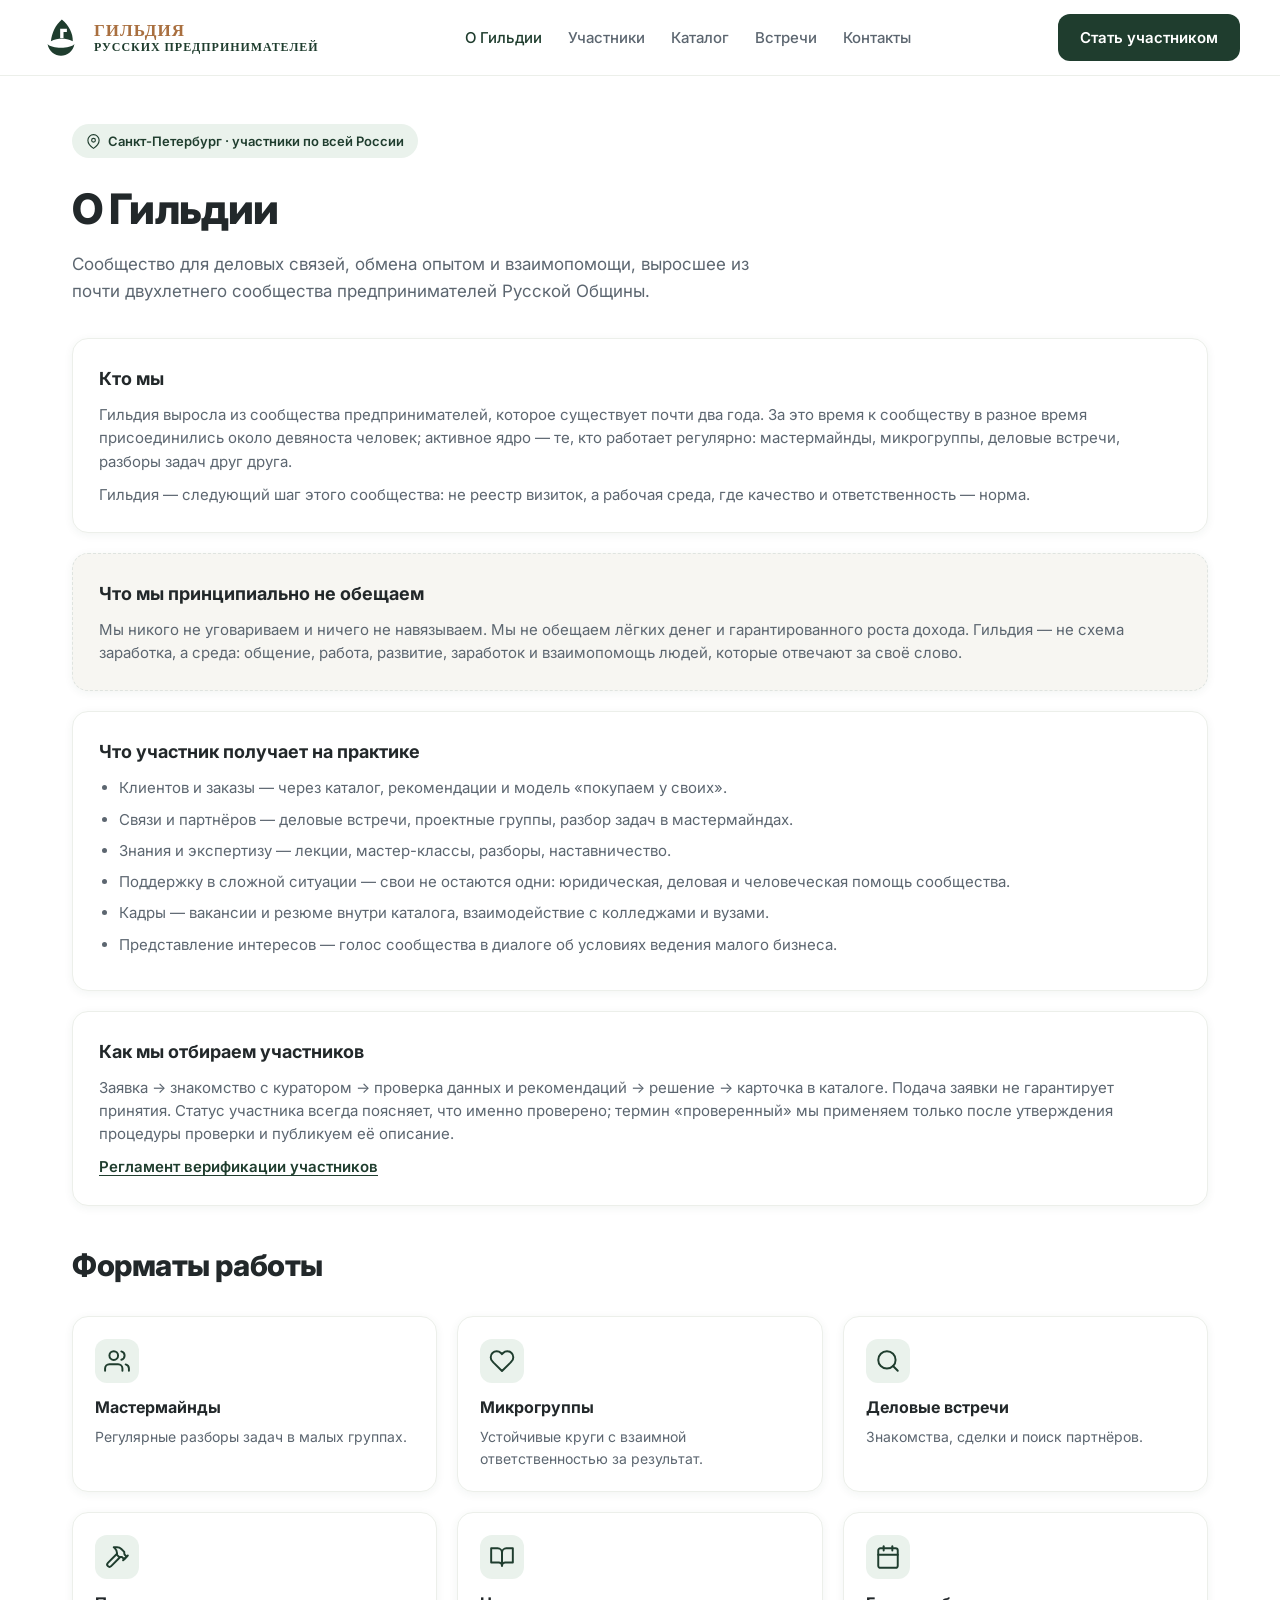
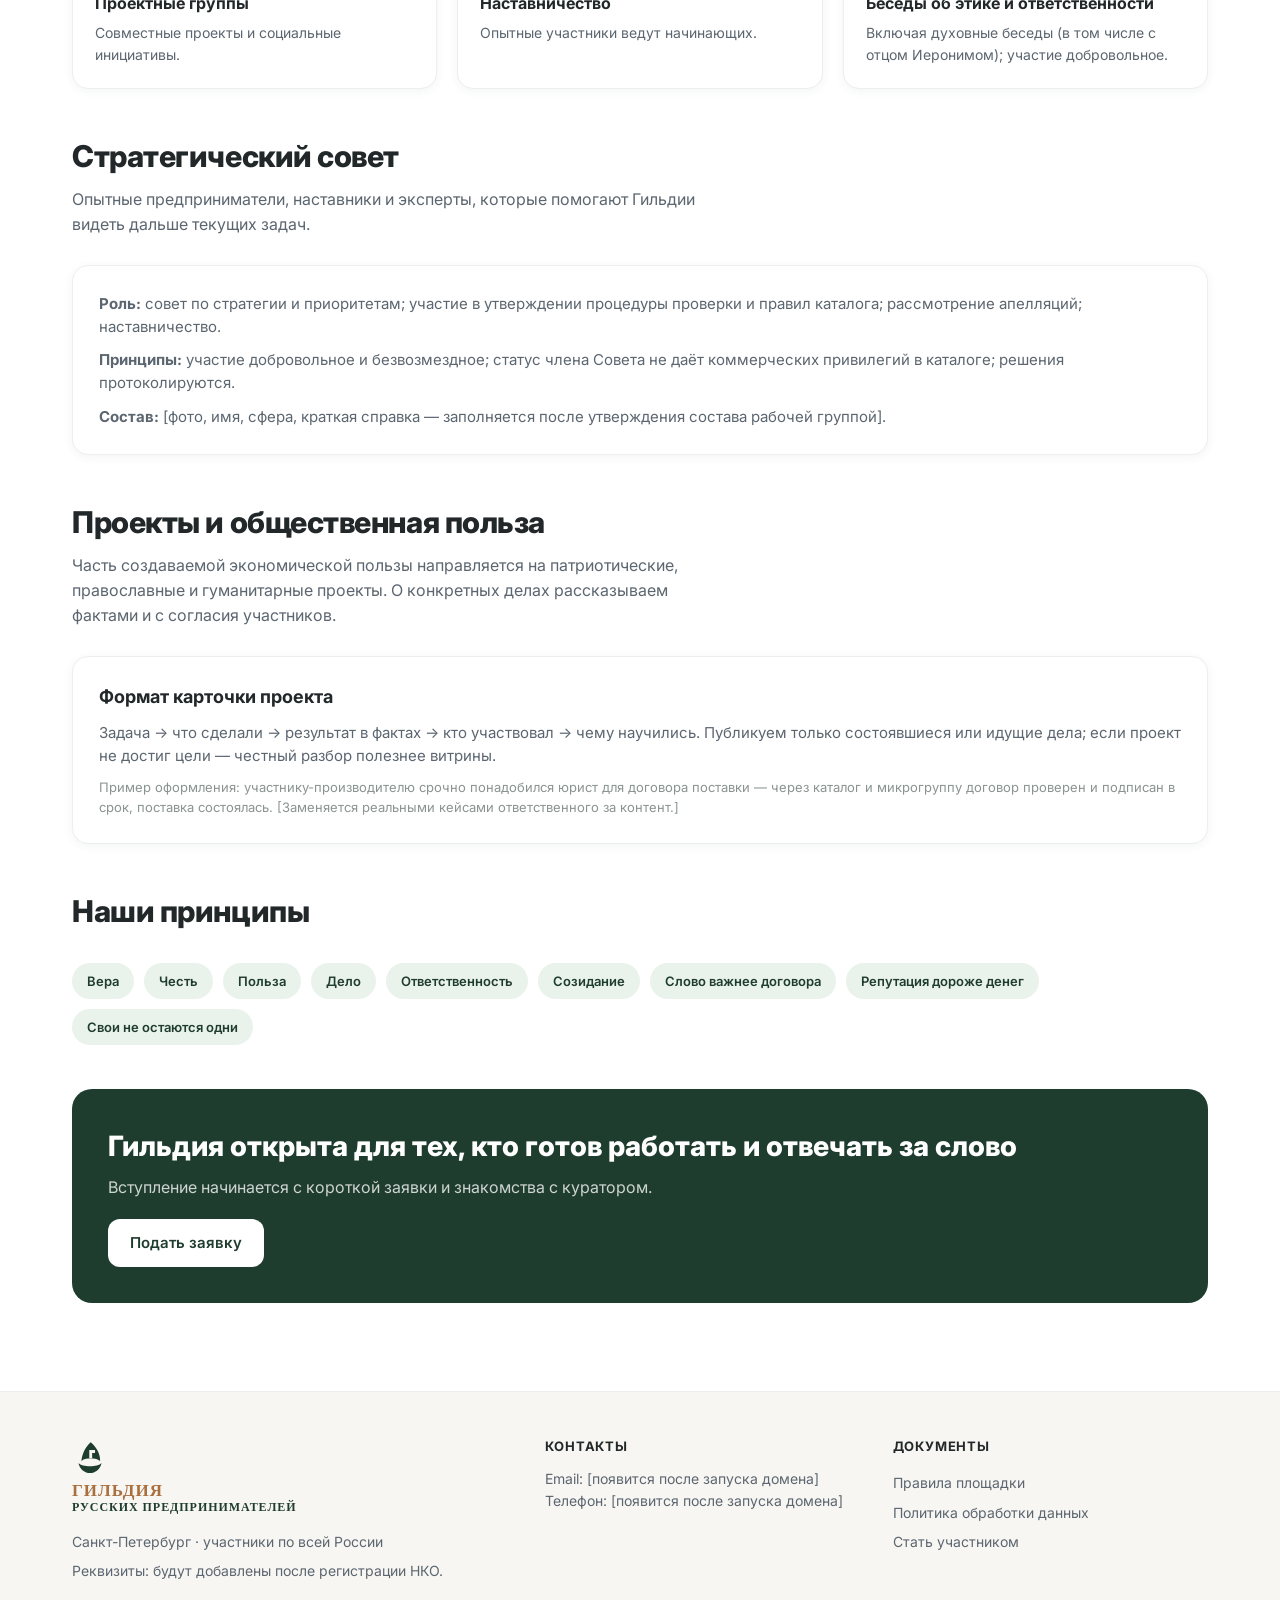
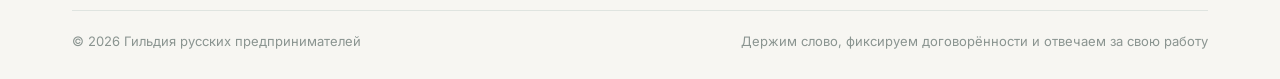
<file: about.html>
<!DOCTYPE html>
<html lang="ru">
<head>
<meta charset="UTF-8">
<meta name="viewport" content="width=device-width, initial-scale=1.0, maximum-scale=5.0">
<title>О Гильдии — Гильдия русских предпринимателей</title>
<link rel="icon" href="data:image/svg+xml,%3Csvg xmlns='http://www.w3.org/2000/svg' viewBox='0 0 100 100'%3E%3Cpath fill-rule='evenodd' d='M52 6 C69 20 79 40 78 58 C69 53 60 51 52 51 C44 51 34 53 26 58 C28 38 37 19 52 6 Z M48 28 H64 V36 H56 V50 H48 Z' fill='%231F3D2E'/%3E%3Cpath d='M18 64 C28 76 72 76 82 64 C79 82 64 92 50 92 C36 92 21 82 18 64 Z' fill='%231F3D2E'/%3E%3C/svg%3E">
<link href="https://fonts.googleapis.com/css2?family=Inter:wght@400;500;600;700;800&display=swap" rel="stylesheet">
<link rel="stylesheet" href="site.css">
<script src="site.js"></script>
<style>
  .doc-list { padding-left:20px; display:grid; gap:8px; font-size:15px; color:var(--text-2); margin-bottom:8px; }
  .chips { display:flex; flex-wrap:wrap; gap:10px; }
  .chip { padding:8px 15px; border-radius:var(--radius-pill); background:var(--brand-light); color:var(--brand); font-size:13px; font-weight:600; }
  .doc-block { background:#fff; border:1px solid var(--line-light); border-radius:var(--radius); padding:26px; box-shadow:var(--shadow); margin-bottom:20px; }
  .doc-block h3 { font-size:18px; font-weight:700; margin-bottom:10px; }
  .doc-block p { font-size:15px; color:var(--text-2); margin-bottom:10px; }
  .doc-block p:last-child { margin-bottom:0; }
  .warn-block { background:var(--bg-warm); border:1px dashed var(--line); }
</style>
</head>
<body>

<svg xmlns="http://www.w3.org/2000/svg" style="display:none">
  <symbol id="guild-mark" viewBox="0 0 100 100"><path fill-rule="evenodd" d="M52 6 C69 20 79 40 78 58 C69 53 60 51 52 51 C44 51 34 53 26 58 C28 38 37 19 52 6 Z M48 28 H64 V36 H56 V50 H48 Z" fill="currentColor"/><path d="M18 64 C28 76 72 76 82 64 C79 82 64 92 50 92 C36 92 21 82 18 64 Z" fill="currentColor"/></symbol>
  <symbol id="i-pin" viewBox="0 0 24 24"><path d="M21 10c0 7-9 13-9 13s-9-6-9-13a9 9 0 0 1 18 0z"/><circle cx="12" cy="10" r="3"/></symbol>
  <symbol id="i-menu" viewBox="0 0 24 24"><path d="M3 6h18"/><path d="M3 12h18"/><path d="M3 18h18"/></symbol>
  <symbol id="i-users" viewBox="0 0 24 24"><path d="M17 21v-2a4 4 0 0 0-4-4H5a4 4 0 0 0-4 4v2"/><circle cx="9" cy="7" r="4"/><path d="M23 21v-2a4 4 0 0 0-3-3.87"/><path d="M16 3.13a4 4 0 0 1 0 7.75"/></symbol>
  <symbol id="i-book" viewBox="0 0 24 24"><path d="M2 4h6a4 4 0 0 1 4 4v12a3 3 0 0 0-3-3H2z"/><path d="M22 4h-6a4 4 0 0 0-4 4v12a3 3 0 0 1 3-3h7z"/></symbol>
  <symbol id="i-heart" viewBox="0 0 24 24"><path d="M20.8 4.6a5.5 5.5 0 0 0-7.8 0L12 5.7l-1-1.1a5.5 5.5 0 0 0-7.8 7.8l1 1.1L12 21.2l7.8-7.7 1-1.1a5.5 5.5 0 0 0 0-7.8z"/></symbol>
  <symbol id="i-search" viewBox="0 0 24 24"><circle cx="11" cy="11" r="8"/><path d="M21 21l-4.35-4.35"/></symbol>
  <symbol id="i-hammer" viewBox="0 0 24 24"><path d="M15 12l-8.4 8.4a2.1 2.1 0 0 1-3-3L12 9"/><path d="M17.6 15L22 10.6"/><path d="M20.9 11.7l-1.3-1.3c-.6-.6-.9-1.4-.9-2.2v-.9l-2.7-2.7A5.6 5.6 0 0 0 12.1 3H9l.9.8A6.2 6.2 0 0 1 12 8.4V10l2 2h2.5l2.3 2z"/></symbol>
  <symbol id="i-cal" viewBox="0 0 24 24"><rect x="3" y="4" width="18" height="18" rx="2"/><path d="M16 2v4"/><path d="M8 2v4"/><path d="M3 10h18"/></symbol>
</svg>

<header class="header">
  <div class="container header-inner">
    <a href="index.html" class="brand"><svg class="brand-mark"><use href="#guild-mark"/></svg><span class="brand-name"><span class="b1">Гильдия</span><span class="b2">русских предпринимателей</span></span></a>
    <nav class="nav" id="nav">
      <a href="about.html" class="current">О Гильдии</a>
      <a href="people.html">Участники</a>
      <a href="catalog.html">Каталог</a>
      <a href="meetings.html">Встречи</a>
      <a href="contacts.html">Контакты</a>
    </nav>
    <div style="display:flex; gap:10px; align-items:center;">
      <a class="btn btn-primary" href="join.html">Стать участником</a>
      <button class="burger" onclick="toggleNav()" aria-label="Меню"><svg class="icon lg"><use href="#i-menu"/></svg></button>
    </div>
  </div>
</header>

<main class="container">
  <div class="page-head">
    <span class="region-chip"><svg class="icon sm"><use href="#i-pin"/></svg> Санкт-Петербург · участники по всей России</span>
    <h1>О Гильдии</h1>
    <p class="sub">Сообщество для деловых связей, обмена опытом и взаимопомощи, выросшее из почти двухлетнего сообщества предпринимателей Русской Общины.</p>
  </div>

  <section style="padding-top:24px;">
    <div class="doc-block">
      <h3>Кто мы</h3>
      <p>Гильдия выросла из сообщества предпринимателей, которое существует почти два года. За это время к сообществу в разное время присоединились около девяноста человек; активное ядро — те, кто работает регулярно: мастермайнды, микрогруппы, деловые встречи, разборы задач друг друга.</p>
      <p>Гильдия — следующий шаг этого сообщества: не реестр визиток, а рабочая среда, где качество и ответственность — норма.</p>
    </div>

    <div class="doc-block warn-block">
      <h3>Что мы принципиально не обещаем</h3>
      <p>Мы никого не уговариваем и ничего не навязываем. Мы не обещаем лёгких денег и гарантированного роста дохода. Гильдия — не схема заработка, а среда: общение, работа, развитие, заработок и взаимопомощь людей, которые отвечают за своё слово.</p>
    </div>

    <div class="doc-block">
      <h3>Что участник получает на практике</h3>
      <ul class="doc-list">
        <li>Клиентов и заказы — через каталог, рекомендации и модель «покупаем у своих».</li>
        <li>Связи и партнёров — деловые встречи, проектные группы, разбор задач в мастермайндах.</li>
        <li>Знания и экспертизу — лекции, мастер-классы, разборы, наставничество.</li>
        <li>Поддержку в сложной ситуации — свои не остаются одни: юридическая, деловая и человеческая помощь сообщества.</li>
        <li>Кадры — вакансии и резюме внутри каталога, взаимодействие с колледжами и вузами.</li>
        <li>Представление интересов — голос сообщества в диалоге об условиях ведения малого бизнеса.</li>
      </ul>
    </div>

    <div class="doc-block">
      <h3>Как мы отбираем участников</h3>
      <p>Заявка → знакомство с куратором → проверка данных и рекомендаций → решение → карточка в каталоге. Подача заявки не гарантирует принятия. Статус участника всегда поясняет, что именно проверено; термин «проверенный» мы применяем только после утверждения процедуры проверки и публикуем её описание.</p>
      <p><a href="verification.html" style="color:var(--brand); font-weight:600; text-decoration:underline; text-underline-offset:3px;">Регламент верификации участников</a></p>
    </div>

    <div class="section-head" style="margin-top:36px;">
      <h2>Форматы работы</h2>
    </div>
    <div class="cards-grid">
      <div class="format"><div class="ic"><svg class="icon lg"><use href="#i-users"/></svg></div><h3>Мастермайнды</h3><p>Регулярные разборы задач в малых группах.</p></div>
      <div class="format"><div class="ic"><svg class="icon lg"><use href="#i-heart"/></svg></div><h3>Микрогруппы</h3><p>Устойчивые круги с взаимной ответственностью за результат.</p></div>
      <div class="format"><div class="ic"><svg class="icon lg"><use href="#i-search"/></svg></div><h3>Деловые встречи</h3><p>Знакомства, сделки и поиск партнёров.</p></div>
      <div class="format"><div class="ic"><svg class="icon lg"><use href="#i-hammer"/></svg></div><h3>Проектные группы</h3><p>Совместные проекты и социальные инициативы.</p></div>
      <div class="format"><div class="ic"><svg class="icon lg"><use href="#i-book"/></svg></div><h3>Наставничество</h3><p>Опытные участники ведут начинающих.</p></div>
      <div class="format"><div class="ic"><svg class="icon lg"><use href="#i-cal"/></svg></div><h3>Беседы об этике и ответственности</h3><p>Включая духовные беседы (в том числе с отцом Иеронимом); участие добровольное.</p></div>
    </div>

    <div class="section-head" style="margin-top:44px;">
      <h2>Стратегический совет</h2>
      <p>Опытные предприниматели, наставники и эксперты, которые помогают Гильдии видеть дальше текущих задач.</p>
    </div>
    <div class="doc-block">
      <p><strong>Роль:</strong> совет по стратегии и приоритетам; участие в утверждении процедуры проверки и правил каталога; рассмотрение апелляций; наставничество.</p>
      <p><strong>Принципы:</strong> участие добровольное и безвозмездное; статус члена Совета не даёт коммерческих привилегий в каталоге; решения протоколируются.</p>
      <p><strong>Состав:</strong> [фото, имя, сфера, краткая справка — заполняется после утверждения состава рабочей группой].</p>
    </div>

    <div class="section-head" style="margin-top:44px;">
      <h2>Проекты и общественная польза</h2>
      <p>Часть создаваемой экономической пользы направляется на патриотические, православные и гуманитарные проекты. О конкретных делах рассказываем фактами и с согласия участников.</p>
    </div>
    <div class="doc-block">
      <h3>Формат карточки проекта</h3>
      <p>Задача → что сделали → результат в фактах → кто участвовал → чему научились. Публикуем только состоявшиеся или идущие дела; если проект не достиг цели — честный разбор полезнее витрины.</p>
      <p style="font-size:13px; color:var(--text-3);">Пример оформления: участнику-производителю срочно понадобился юрист для договора поставки — через каталог и микрогруппу договор проверен и подписан в срок, поставка состоялась. [Заменяется реальными кейсами ответственного за контент.]</p>
    </div>

    <div class="section-head" style="margin-top:44px;">
      <h2>Наши принципы</h2>
    </div>
    <div class="chips">
      <span class="chip">Вера</span><span class="chip">Честь</span><span class="chip">Польза</span><span class="chip">Дело</span><span class="chip">Ответственность</span><span class="chip">Созидание</span><span class="chip">Слово важнее договора</span><span class="chip">Репутация дороже денег</span><span class="chip">Свои не остаются одни</span>
    </div>

    <div class="cta-band" style="margin:44px 0 8px;">
      <div><h2>Гильдия открыта для тех, кто готов работать и отвечать за слово</h2><p>Вступление начинается с короткой заявки и знакомства с куратором.</p></div>
      <a class="btn btn-light" href="join.html">Подать заявку</a>
    </div>
  </section>
</main>

<footer class="footer">
  <div class="container">
    <div class="footer-grid">
      <div>
        <a href="index.html" class="brand" style="margin-bottom:12px;"><svg class="brand-mark" style="width:36px;height:36px;"><use href="#guild-mark"/></svg><span class="brand-name"><span class="b1">Гильдия</span><span class="b2">русских предпринимателей</span></span></a>
        <p>Санкт-Петербург · участники по всей России</p>
        <p style="margin-top:8px;">Реквизиты: будут добавлены после регистрации НКО.</p>
      </div>
      <div><h4>Контакты</h4><p>Email: [появится после запуска домена]</p><p>Телефон: [появится после запуска домена]</p></div>
      <div><h4>Документы</h4><a href="rules.html">Правила площадки</a><a href="privacy.html">Политика обработки данных</a><a href="join.html">Стать участником</a></div>
    </div>
    <div class="footer-bottom"><span>© 2026 Гильдия русских предпринимателей</span><span>Держим слово, фиксируем договорённости и отвечаем за свою работу</span></div>
  </div>
</footer>
</body>
</html>
</file>
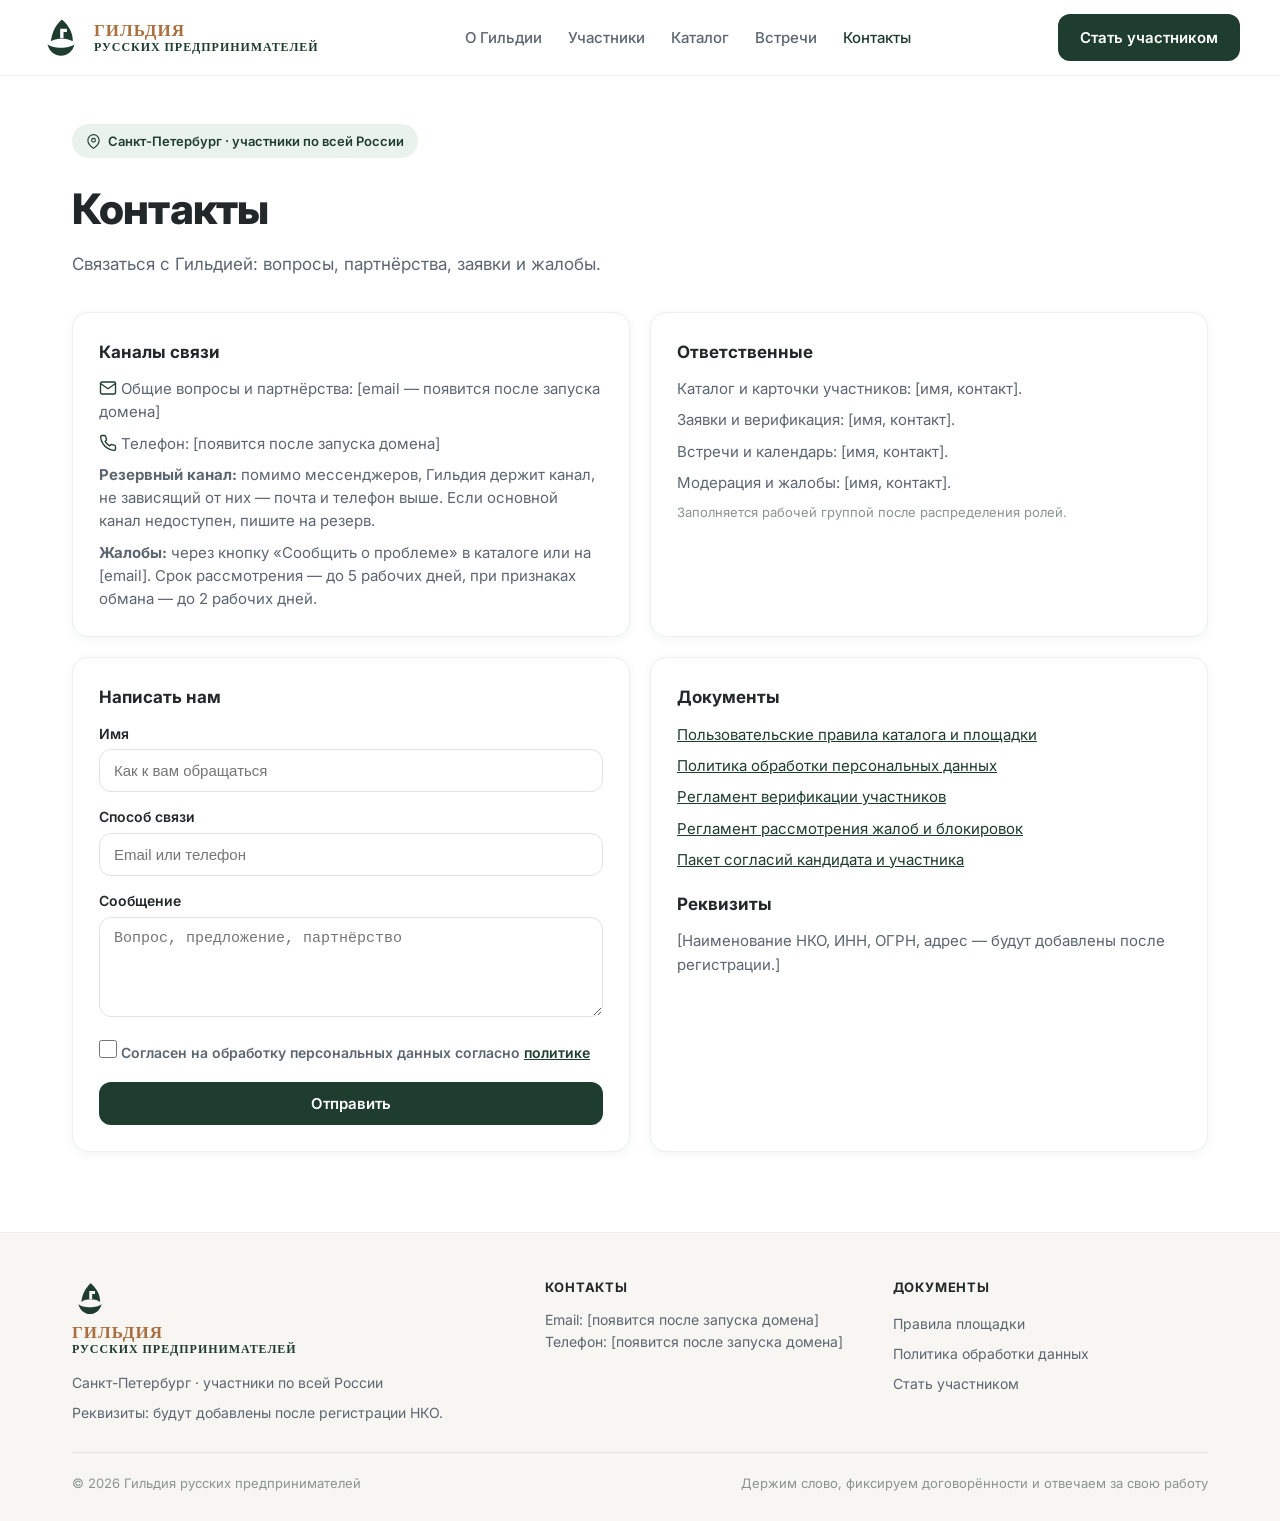
<file: contacts.html>
<!DOCTYPE html>
<html lang="ru">
<head>
<meta charset="UTF-8">
<meta name="viewport" content="width=device-width, initial-scale=1.0, maximum-scale=5.0">
<title>Контакты — Гильдия русских предпринимателей</title>
<link rel="icon" href="data:image/svg+xml,%3Csvg xmlns='http://www.w3.org/2000/svg' viewBox='0 0 100 100'%3E%3Cpath fill-rule='evenodd' d='M52 6 C69 20 79 40 78 58 C69 53 60 51 52 51 C44 51 34 53 26 58 C28 38 37 19 52 6 Z M48 28 H64 V36 H56 V50 H48 Z' fill='%231F3D2E'/%3E%3Cpath d='M18 64 C28 76 72 76 82 64 C79 82 64 92 50 92 C36 92 21 82 18 64 Z' fill='%231F3D2E'/%3E%3C/svg%3E">
<link href="https://fonts.googleapis.com/css2?family=Inter:wght@400;500;600;700;800&display=swap" rel="stylesheet">
<link rel="stylesheet" href="site.css">
<script src="site.js"></script>
<style>
  .contacts-grid { display:grid; grid-template-columns:1fr 1fr; gap:20px; }
  @media (max-width:760px){ .contacts-grid { grid-template-columns:1fr; } }
  .doc-block { background:#fff; border:1px solid var(--line-light); border-radius:var(--radius); padding:26px; box-shadow:var(--shadow); }
  .doc-block h3 { font-size:17px; font-weight:700; margin-bottom:12px; }
  .doc-block p { font-size:15px; color:var(--text-2); margin-bottom:8px; }
  .doc-block p:last-child { margin-bottom:0; }
  .hp { position:absolute; left:-9999px; width:1px; height:1px; overflow:hidden; }
</style>
</head>
<body>

<svg xmlns="http://www.w3.org/2000/svg" style="display:none">
  <symbol id="guild-mark" viewBox="0 0 100 100"><path fill-rule="evenodd" d="M52 6 C69 20 79 40 78 58 C69 53 60 51 52 51 C44 51 34 53 26 58 C28 38 37 19 52 6 Z M48 28 H64 V36 H56 V50 H48 Z" fill="currentColor"/><path d="M18 64 C28 76 72 76 82 64 C79 82 64 92 50 92 C36 92 21 82 18 64 Z" fill="currentColor"/></symbol>
  <symbol id="i-pin" viewBox="0 0 24 24"><path d="M21 10c0 7-9 13-9 13s-9-6-9-13a9 9 0 0 1 18 0z"/><circle cx="12" cy="10" r="3"/></symbol>
  <symbol id="i-menu" viewBox="0 0 24 24"><path d="M3 6h18"/><path d="M3 12h18"/><path d="M3 18h18"/></symbol>
  <symbol id="i-mail" viewBox="0 0 24 24"><rect x="2" y="4" width="20" height="16" rx="2"/><path d="M22 6l-10 7L2 6"/></symbol>
  <symbol id="i-phone" viewBox="0 0 24 24"><path d="M22 16.92v3a2 2 0 0 1-2.18 2 19.79 19.79 0 0 1-8.63-3.07 19.5 19.5 0 0 1-6-6A19.79 19.79 0 0 1 2.12 4.18 2 2 0 0 1 4.11 2h3a2 2 0 0 1 2 1.72c.13.96.36 1.9.7 2.81a2 2 0 0 1-.45 2.11L8.09 9.91a16 16 0 0 0 6 6l1.27-1.27a2 2 0 0 1 2.11-.45c.91.34 1.85.57 2.81.7A2 2 0 0 1 22 16.92z"/></symbol>
</svg>

<header class="header">
  <div class="container header-inner">
    <a href="index.html" class="brand"><svg class="brand-mark"><use href="#guild-mark"/></svg><span class="brand-name"><span class="b1">Гильдия</span><span class="b2">русских предпринимателей</span></span></a>
    <nav class="nav" id="nav">
      <a href="about.html">О Гильдии</a>
      <a href="people.html">Участники</a>
      <a href="catalog.html">Каталог</a>
      <a href="meetings.html">Встречи</a>
      <a href="contacts.html" class="current">Контакты</a>
    </nav>
    <div style="display:flex; gap:10px; align-items:center;">
      <a class="btn btn-primary" href="join.html">Стать участником</a>
      <button class="burger" onclick="toggleNav()" aria-label="Меню"><svg class="icon lg"><use href="#i-menu"/></svg></button>
    </div>
  </div>
</header>

<main class="container">
  <div class="page-head">
    <span class="region-chip"><svg class="icon sm"><use href="#i-pin"/></svg> Санкт-Петербург · участники по всей России</span>
    <h1>Контакты</h1>
    <p class="sub">Связаться с Гильдией: вопросы, партнёрства, заявки и жалобы.</p>
  </div>

  <section style="padding-top:24px;">
    <div class="contacts-grid">
      <div class="doc-block">
        <h3>Каналы связи</h3>
        <p><svg class="icon md" style="vertical-align:-3px; color:var(--brand);"><use href="#i-mail"/></svg> Общие вопросы и партнёрства: [email — появится после запуска домена]</p>
        <p><svg class="icon md" style="vertical-align:-3px; color:var(--brand);"><use href="#i-phone"/></svg> Телефон: [появится после запуска домена]</p>
        <p><strong>Резервный канал:</strong> помимо мессенджеров, Гильдия держит канал, не зависящий от них — почта и телефон выше. Если основной канал недоступен, пишите на резерв.</p>
        <p><strong>Жалобы:</strong> через кнопку «Сообщить о проблеме» в каталоге или на [email]. Срок рассмотрения — до 5 рабочих дней, при признаках обмана — до 2 рабочих дней.</p>
      </div>
      <div class="doc-block">
        <h3>Ответственные</h3>
        <p>Каталог и карточки участников: [имя, контакт].</p>
        <p>Заявки и верификация: [имя, контакт].</p>
        <p>Встречи и календарь: [имя, контакт].</p>
        <p>Модерация и жалобы: [имя, контакт].</p>
        <p style="font-size:13px; color:var(--text-3);">Заполняется рабочей группой после распределения ролей.</p>
      </div>
    </div>

    <div class="contacts-grid" style="margin-top:20px;">
      <div class="doc-block">
        <h3>Написать нам</h3>
        <form class="form" onsubmit="event.preventDefault(); if(document.getElementById('hpField').value){this.reset();toast('Сообщение принято');return;} this.reset(); toast('Сообщение записано. В полной версии оно уйдёт на почту Гильдии.');">
          <div><label>Имя</label><input type="text" required placeholder="Как к вам обращаться"></div>
          <div><label>Способ связи</label><input type="text" required placeholder="Email или телефон"></div>
          <div><label>Сообщение</label><textarea required placeholder="Вопрос, предложение, партнёрство"></textarea></div>
          <div class="hp" aria-hidden="true"><label for="hpField">Не заполняйте</label><input id="hpField" type="text" tabindex="-1" autocomplete="off"></div>
          <label class="checkbox"><input type="checkbox" required> Согласен на обработку персональных данных согласно <a href="privacy.html" target="_blank" rel="noopener" style="color:var(--brand); text-decoration:underline;">политике</a></label>
          <button class="btn btn-primary" type="submit">Отправить</button>
        </form>
      </div>
      <div class="doc-block">
        <h3>Документы</h3>
        <p><a href="rules.html" style="color:var(--brand); text-decoration:underline;">Пользовательские правила каталога и площадки</a></p>
        <p><a href="privacy.html" style="color:var(--brand); text-decoration:underline;">Политика обработки персональных данных</a></p>
        <p><a href="verification.html" style="color:var(--brand); text-decoration:underline;">Регламент верификации участников</a></p>
        <p><a href="complaints.html" style="color:var(--brand); text-decoration:underline;">Регламент рассмотрения жалоб и блокировок</a></p>
        <p><a href="soglasiya.html" style="color:var(--brand); text-decoration:underline;">Пакет согласий кандидата и участника</a></p>
        <h3 style="margin-top:20px;">Реквизиты</h3>
        <p>[Наименование НКО, ИНН, ОГРН, адрес — будут добавлены после регистрации.]</p>
      </div>
    </div>
  </section>
</main>

<footer class="footer">
  <div class="container">
    <div class="footer-grid">
      <div>
        <a href="index.html" class="brand" style="margin-bottom:12px;"><svg class="brand-mark" style="width:36px;height:36px;"><use href="#guild-mark"/></svg><span class="brand-name"><span class="b1">Гильдия</span><span class="b2">русских предпринимателей</span></span></a>
        <p>Санкт-Петербург · участники по всей России</p>
        <p style="margin-top:8px;">Реквизиты: будут добавлены после регистрации НКО.</p>
      </div>
      <div><h4>Контакты</h4><p>Email: [появится после запуска домена]</p><p>Телефон: [появится после запуска домена]</p></div>
      <div><h4>Документы</h4><a href="rules.html">Правила площадки</a><a href="privacy.html">Политика обработки данных</a><a href="join.html">Стать участником</a></div>
    </div>
    <div class="footer-bottom"><span>© 2026 Гильдия русских предпринимателей</span><span>Держим слово, фиксируем договорённости и отвечаем за свою работу</span></div>
  </div>
</footer>
</body>
</html>
</file>
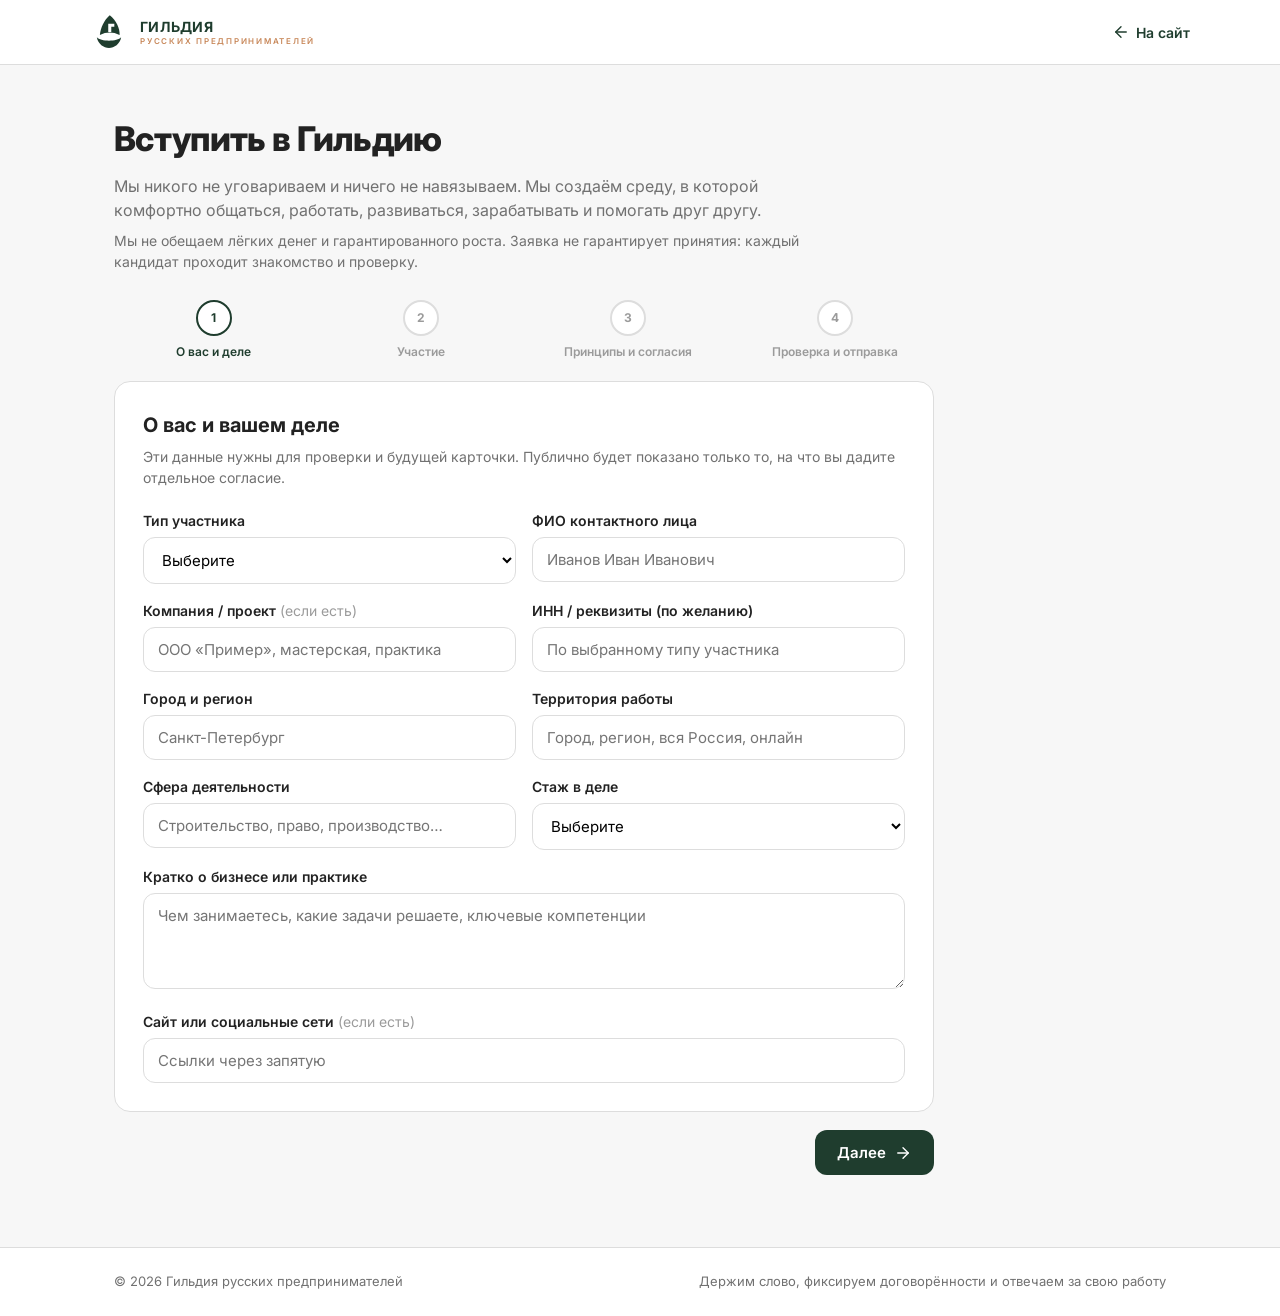
<file: join.html>
<!DOCTYPE html>
<html lang="ru">
<head>
<meta charset="UTF-8">
<meta name="viewport" content="width=device-width, initial-scale=1.0">
<title>Вступить в Гильдию — Гильдия русских предпринимателей</title>
<link rel="icon" href="data:image/svg+xml,%3Csvg xmlns='http://www.w3.org/2000/svg' viewBox='0 0 100 100'%3E%3Cpath fill-rule='evenodd' d='M52 6 C69 20 79 40 78 58 C69 53 60 51 52 51 C44 51 34 53 26 58 C28 38 37 19 52 6 Z M48 28 H64 V36 H56 V50 H48 Z' fill='%231F3D2E'/%3E%3Cpath d='M18 64 C28 76 72 76 82 64 C79 82 64 92 50 92 C36 92 21 82 18 64 Z' fill='%231F3D2E'/%3E%3C/svg%3E">
<link rel="preconnect" href="https://fonts.googleapis.com">
<link rel="preconnect" href="https://fonts.gstatic.com" crossorigin>
<link href="https://fonts.googleapis.com/css2?family=Inter:wght@400;500;600;700;800&display=swap" rel="stylesheet">
<style>
  :root {
    --bg:#FFFFFF; --text:#222222; --text-2:#717171; --text-3:#9B9B9B;
    --line:#DDDDDD; --line-light:#EBEBEB; --bg-soft:#F7F7F7;
    --brand:#1F3D2E; --brand-dark:#163024; --brand-light:#EAF2EC;
    --accent:#C8885A; --warn:#B8860B; --warn-soft:#FDF3E0;
    --radius:16px; --radius-sm:12px; --radius-pill:999px;
    --font:'Inter',-apple-system,'Segoe UI',sans-serif;
  }
  * { box-sizing:border-box; margin:0; padding:0; }
  body { font-family:var(--font); background:var(--bg-soft); color:var(--text); line-height:1.5; -webkit-font-smoothing:antialiased; }
  a { color:inherit; text-decoration:none; }
  button { font-family:inherit; cursor:pointer; border:0; background:none; color:inherit; }
  input, select, textarea { font-family:inherit; font-size:15px; }
  .icon { width:20px; height:20px; fill:none; stroke:currentColor; stroke-width:1.8; stroke-linecap:round; stroke-linejoin:round; flex-shrink:0; }
  .icon.md { width:18px; height:18px; }
  .icon.lg { width:26px; height:26px; }
  .container { max-width:1100px; margin:0 auto; padding:0 24px; }

  .header { background:#fff; border-bottom:1px solid var(--line); position:sticky; top:0; z-index:50; }
  .header-inner { display:flex; align-items:center; justify-content:space-between; gap:16px; padding:13px 0; }
  .brand-lockup { display:flex; align-items:center; gap:12px; }
  .brand-mark { width:38px; height:38px; color:var(--brand); flex-shrink:0; }
  .brand-text { display:flex; flex-direction:column; gap:3px; }
  .brand-text .l1 { font:700 14px/1.1 var(--font); letter-spacing:.02em; text-transform:uppercase; color:var(--brand); }
  .brand-text .l2 { font:600 8px/1 var(--font); letter-spacing:.22em; text-transform:uppercase; color:var(--accent); }
  .header a.back { font-size:14px; font-weight:600; color:var(--brand); display:flex; align-items:center; gap:6px; }

  .page { padding:48px 0 72px; }
  .page h1 { font-size:34px; font-weight:800; letter-spacing:-.02em; margin-bottom:10px; }
  .page .lead { color:var(--text-2); max-width:720px; margin-bottom:8px; }
  .page .honest { color:var(--text-2); font-size:14px; max-width:720px; margin-bottom:28px; }

  .wizard { max-width:820px; }
  .stepper { display:flex; gap:8px; margin:28px 0 20px; }
  .step-dot { flex:1; display:flex; flex-direction:column; align-items:center; gap:7px; color:var(--text-3); font-size:12px; font-weight:600; text-align:center; }
  .step-dot .num { width:36px; height:36px; border-radius:50%; border:2px solid var(--line); background:#fff; display:flex; align-items:center; justify-content:center; font-weight:700; transition:all .15s; }
  .step-dot.active { color:var(--brand); }
  .step-dot.active .num { border-color:var(--brand); color:var(--brand); }
  .step-dot.done .num { background:var(--brand); border-color:var(--brand); color:#fff; }
  @media (max-width:640px){ .step-dot .lbl { display:none; } }

  .step-panel { display:none; background:#fff; border:1px solid var(--line); border-radius:var(--radius); padding:28px; }
  .step-panel.active { display:block; }
  .step-panel h2 { font-size:20px; font-weight:700; margin-bottom:6px; }
  .step-panel .sub { color:var(--text-2); font-size:14px; margin-bottom:22px; }

  .form { display:grid; gap:16px; }
  .form-row { display:grid; grid-template-columns:1fr 1fr; gap:16px; }
  @media (max-width:640px){ .form-row { grid-template-columns:1fr; } }
  .form label { display:block; font-size:14px; font-weight:600; margin-bottom:6px; }
  .form label .opt { color:var(--text-3); font-weight:400; }
  .form input, .form select, .form textarea { width:100%; padding:12px 14px; border:1px solid var(--line); border-radius:var(--radius-sm); outline:0; background:#fff; transition:border-color .15s; }
  .form input:focus, .form select:focus, .form textarea:focus { border-color:var(--brand); }
  .form textarea { min-height:96px; resize:vertical; }

  .check-group { display:grid; gap:10px; }
  .checkbox { display:flex; align-items:flex-start; gap:10px; font-size:14px; color:var(--text-2); cursor:pointer; }
  .checkbox input { margin-top:2px; width:18px; height:18px; accent-color:var(--brand); flex-shrink:0; }
  .checkbox strong { color:var(--text); font-weight:600; }
  .doc-link { color:var(--brand); font-weight:600; text-decoration:underline; text-underline-offset:2px; }
  .doc-link:hover { color:var(--brand-dark); }

  .notice { display:flex; gap:10px; padding:14px 16px; border-radius:var(--radius-sm); font-size:14px; }
  .notice .icon { margin-top:1px; flex-shrink:0; }
  .notice-warn { background:var(--warn-soft); color:var(--warn); }
  .notice-info { background:var(--brand-light); color:var(--brand); }

  .wizard-nav { display:flex; justify-content:space-between; gap:12px; margin-top:18px; }
  .btn { display:inline-flex; align-items:center; justify-content:center; gap:8px; padding:12px 22px; border-radius:var(--radius-sm); font-weight:600; font-size:15px; transition:all .15s; }
  .btn-primary { background:var(--brand); color:#fff; }
  .btn-primary:hover { background:var(--brand-dark); }
  .btn-secondary { background:#fff; color:var(--text); border:1px solid var(--line); }
  .btn-secondary:hover { border-color:var(--text-2); }

  .summary { display:grid; gap:0; }
  .summary-row { display:grid; grid-template-columns:220px 1fr; gap:12px; font-size:14px; padding:10px 0; border-bottom:1px solid var(--line-light); }
  .summary-row dt { color:var(--text-2); }
  .summary-row dd { font-weight:500; }
  @media (max-width:640px){ .summary-row { grid-template-columns:1fr; gap:2px; } }

  .success { background:#fff; border:1px solid var(--line); border-radius:var(--radius); padding:36px; text-align:center; max-width:640px; }
  .success .icon-wrap { width:64px; height:64px; border-radius:50%; background:var(--brand-light); color:var(--brand); display:flex; align-items:center; justify-content:center; margin:0 auto 18px; }
  .success h2 { font-size:22px; font-weight:800; margin-bottom:8px; }
  .success p { color:var(--text-2); font-size:15px; margin-bottom:18px; }
  .success ol { text-align:left; color:var(--text-2); font-size:14px; display:grid; gap:8px; margin:0 auto 22px; max-width:440px; padding-left:18px; }

  .hp { position:absolute; left:-9999px; width:1px; height:1px; overflow:hidden; }

  .footer { border-top:1px solid var(--line); background:#fff; padding:24px 0; }
  .footer-inner { display:flex; justify-content:space-between; gap:16px; flex-wrap:wrap; color:var(--text-2); font-size:13px; }
  .hidden { display:none !important; }
</style>
</head>
<body>

<svg xmlns="http://www.w3.org/2000/svg" style="display:none">
  <symbol id="guild-mark" viewBox="0 0 100 100">
    <path fill-rule="evenodd" d="M52 6 C69 20 79 40 78 58 C69 53 60 51 52 51 C44 51 34 53 26 58 C28 38 37 19 52 6 Z M48 28 H64 V36 H56 V50 H48 Z" fill="currentColor"/>
    <path d="M18 64 C28 76 72 76 82 64 C79 82 64 92 50 92 C36 92 21 82 18 64 Z" fill="currentColor"/>
  </symbol>
  <symbol id="i-check" viewBox="0 0 24 24"><path d="M20 6L9 17l-5-5"/></symbol>
  <symbol id="i-arrow" viewBox="0 0 24 24"><path d="M19 12H5"/><path d="M12 19l-7-7 7-7"/></symbol>
  <symbol id="i-info" viewBox="0 0 24 24"><circle cx="12" cy="12" r="10"/><path d="M12 16v-4"/><path d="M12 8h.01"/></symbol>
  <symbol id="i-alert" viewBox="0 0 24 24"><path d="M10.29 3.86L1.82 18a2 2 0 0 0 1.71 3h16.94a2 2 0 0 0 1.71-3L13.71 3.86a2 2 0 0 0-3.42 0z"/><path d="M12 9v4"/><path d="M12 17h.01"/></symbol>
  <symbol id="i-shield" viewBox="0 0 24 24"><path d="M12 22s8-4 8-10V5l-8-3-8 3v7c0 6 8 10 8 10z"/><path d="M9 12l2 2 4-4"/></symbol>
</svg>

<header class="header">
  <div class="container header-inner">
    <a href="index.html" class="brand-lockup">
      <svg class="brand-mark"><use href="#guild-mark"/></svg>
      <span class="brand-text"><span class="l1">Гильдия</span><span class="l2">русских предпринимателей</span></span>
    </a>
    <a class="back" href="index.html"><svg class="icon md"><use href="#i-arrow"/></svg> На сайт</a>
  </div>
</header>

<main class="page">
  <div class="container">
    <h1>Вступить в Гильдию</h1>
    <p class="lead">Мы никого не уговариваем и ничего не навязываем. Мы создаём среду, в которой комфортно общаться, работать, развиваться, зарабатывать и помогать друг другу.</p>
    <p class="honest">Мы не обещаем лёгких денег и гарантированного роста. Заявка не гарантирует принятия: каждый кандидат проходит знакомство и проверку.</p>

    <div class="wizard">
      <div class="stepper" id="stepper">
        <div class="step-dot active" data-s="1"><div class="num">1</div><span class="lbl">О вас и деле</span></div>
        <div class="step-dot" data-s="2"><div class="num">2</div><span class="lbl">Участие</span></div>
        <div class="step-dot" data-s="3"><div class="num">3</div><span class="lbl">Принципы и согласия</span></div>
        <div class="step-dot" data-s="4"><div class="num">4</div><span class="lbl">Проверка и отправка</span></div>
      </div>

      <form id="joinForm" onsubmit="return false;">

        <!-- ШАГ 1 -->
        <section class="step-panel active" data-step="1">
          <h2>О вас и вашем деле</h2>
          <p class="sub">Эти данные нужны для проверки и будущей карточки. Публично будет показано только то, на что вы дадите отдельное согласие.</p>
          <div class="form">
            <div class="form-row">
              <div>
                <label>Тип участника</label>
                <select id="pType" onchange="updateInn()" required>
                  <option value="">Выберите</option>
                  <option value="ip">Действующий предприниматель (ИП)</option>
                  <option value="ooo">Действующий предприниматель (ООО)</option>
                  <option value="self">Самозанятый</option>
                  <option value="start">Начинающий предприниматель</option>
                  <option value="spec">Специалист (юрист, бухгалтер, IT и др.)</option>
                  <option value="master">Мастер / ремесленник</option>
                  <option value="other">Другое</option>
                </select>
                <input id="pTypeOther" type="text" class="hidden" style="margin-top:8px;"
                       placeholder="Укажите ваш статус: например, фермерское хозяйство, НКО, семейное дело">
              </div>
              <div>
                <label>ФИО контактного лица</label>
                <input id="pName" type="text" placeholder="Иванов Иван Иванович" required>
              </div>
            </div>
            <div class="form-row">
              <div>
                <label>Компания / проект <span class="opt">(если есть)</span></label>
                <input id="pCompany" type="text" placeholder="ООО «Пример», мастерская, практика">
              </div>
              <div>
                <label id="innLabel">ИНН / ОГРНИП / ОГРН</label>
                <input id="pInn" type="text" placeholder="По выбранному типу участника">
              </div>
            </div>
            <div class="form-row">
              <div>
                <label>Город и регион</label>
                <input id="pCity" type="text" placeholder="Санкт-Петербург" required>
              </div>
              <div>
                <label>Территория работы</label>
                <input id="pTerritory" type="text" placeholder="Город, регион, вся Россия, онлайн">
              </div>
            </div>
            <div class="form-row">
              <div>
                <label>Сфера деятельности</label>
                <input id="pSphere" type="text" placeholder="Строительство, право, производство…" required>
              </div>
              <div>
                <label>Стаж в деле</label>
                <select id="pYears" required>
                  <option value="">Выберите</option>
                  <option>до 1 года</option><option>1–3 года</option><option>3–5 лет</option><option>5–10 лет</option><option>более 10 лет</option>
                </select>
              </div>
            </div>
            <div>
              <label>Кратко о бизнесе или практике</label>
              <textarea id="pDesc" placeholder="Чем занимаетесь, какие задачи решаете, ключевые компетенции" required></textarea>
            </div>
            <div>
              <label>Сайт или социальные сети <span class="opt">(если есть)</span></label>
              <input id="pLinks" type="text" placeholder="Ссылки через запятую">
            </div>
          </div>
        </section>

        <!-- ШАГ 2 -->
        <section class="step-panel" data-step="2">
          <h2>Участие в Гильдии</h2>
          <p class="sub">Гильдия работает по принципу взаимности: важно и то, что вы хотите получить, и то, чем готовы быть полезны.</p>
          <div class="form">
            <div>
              <label>Что вы хотите получить от Гильдии</label>
              <div class="check-group">
                <label class="checkbox"><input type="checkbox" name="get" value="Клиенты и заказы"> Клиенты и заказы</label>
                <label class="checkbox"><input type="checkbox" name="get" value="Связи и партнёры"> Связи и партнёры</label>
                <label class="checkbox"><input type="checkbox" name="get" value="Знания и экспертиза"> Знания и экспертиза</label>
                <label class="checkbox"><input type="checkbox" name="get" value="Наставничество"> Наставничество</label>
                <label class="checkbox"><input type="checkbox" name="get" value="Поддержка в сложной ситуации"> Поддержка в сложной ситуации</label>
                <label class="checkbox"><input type="checkbox" name="get" value="Кадры"> Кадры</label>
                <label class="checkbox"><input type="checkbox" name="get" value="Представление интересов бизнеса"> Представление интересов бизнеса</label>
              </div>
            </div>
            <div>
              <label>Чем вы готовы быть полезны другим участникам</label>
              <div class="check-group">
                <label class="checkbox"><input type="checkbox" name="give" value="Опыт и разборы"> Делиться опытом, участвовать в разборах</label>
                <label class="checkbox"><input type="checkbox" name="give" value="Наставничество"> Быть наставником</label>
                <label class="checkbox"><input type="checkbox" name="give" value="Услуги участникам на особых условиях"> Услуги участникам на особых условиях</label>
                <label class="checkbox"><input type="checkbox" name="give" value="Помощь в мероприятиях"> Помощь в мероприятиях и проектах</label>
                <label class="checkbox"><input type="checkbox" name="give" value="Экспертиза в своей сфере"> Экспертиза в своей сфере</label>
                <label class="checkbox"><input type="checkbox" name="give" value="Общественные и гуманитарные инициативы"> Общественные и гуманитарные инициативы</label>
              </div>
            </div>
            <div>
              <label>Какие форматы вам близки</label>
              <div class="check-group">
                <label class="checkbox"><input type="checkbox" name="fmt" value="Мастермайнды"> Мастермайнды</label>
                <label class="checkbox"><input type="checkbox" name="fmt" value="Микрогруппы"> Микрогруппы</label>
                <label class="checkbox"><input type="checkbox" name="fmt" value="Деловые встречи"> Деловые встречи</label>
                <label class="checkbox"><input type="checkbox" name="fmt" value="Проектные группы"> Проектные группы</label>
                <label class="checkbox"><input type="checkbox" name="fmt" value="Лекции и мастер-классы"> Лекции и мастер-классы</label>
              </div>
            </div>
            <div>
              <label>Рекомендации действующих участников <span class="opt">(если есть)</span></label>
              <textarea id="pRefs" placeholder="Имя участника Гильдии или формат рекомендации"></textarea>
            </div>
          </div>
        </section>

        <!-- ШАГ 3 -->
        <section class="step-panel" data-step="3">
          <h2>Принципы и согласия</h2>
          <p class="sub">Три раздельных согласия: принципы, персональные данные, публикация карточки.</p>
          <div class="form">
            <div class="notice notice-info">
              <svg class="icon md"><use href="#i-info"/></svg>
              <div><strong>Порядок рассмотрения.</strong> Знакомство и собеседование с куратором — до 3 рабочих дней. Проверка данных и рекомендаций — до 7 рабочих дней. Затем решение с пояснением. Карточка в каталоге появляется только после положительного решения и согласия на публикацию.</div>
            </div>
            <div class="notice notice-warn">
              <svg class="icon md"><use href="#i-alert"/></svg>
              <div>Подача заявки не гарантирует принятия в Гильдию. Отказ возможен без публичных объяснений, но с пояснением кандидату.</div>
            </div>
            <label class="checkbox"><input id="cPrinciples" type="checkbox" required> <span><strong>Разделяю принципы Гильдии:</strong> вера, честь, польза, дело, ответственность, созидание; слово важнее договора; репутация дороже денег; свои не остаются одни, а также принимаю <a href="rules.html" target="_blank" rel="noopener" class="doc-link">Пользовательские правила каталога и площадки</a>.</span></label>
            <label class="checkbox"><input id="cData" type="checkbox" required> <span><strong>Согласен на обработку персональных данных</strong> в целях рассмотрения заявки согласно <a href="privacy.html" target="_blank" rel="noopener" class="doc-link">Политике обработки персональных данных</a>.</span></label>
            <label class="checkbox"><input id="cPublish" type="checkbox" required> <span><strong>Согласен на публикацию карточки</strong> в каталоге Гильдии. Конкретный состав публикуемых контактов согласуется отдельно перед публикацией; чувствительные регистрационные данные в каталог не выводятся. Состав публикуемых данных определяется разделом 3 <a href="privacy.html" target="_blank" rel="noopener" class="doc-link">Политики</a>.</span></label>
            <div class="hp" aria-hidden="true">
              <label for="hpField">Не заполняйте это поле</label>
              <input id="hpField" type="text" tabindex="-1" autocomplete="off">
            </div>
          </div>
        </section>

        <!-- ШАГ 4 -->
        <section class="step-panel" data-step="4">
          <h2>Проверьте заявку</h2>
          <p class="sub">Проверьте данные: после отправки их увидит куратор Гильдии.</p>
          <dl class="summary" id="summary"></dl>
        </section>

        <!-- Единая навигация wizard -->
        <div class="wizard-nav">
          <button class="btn btn-secondary" id="backBtn" type="button" onclick="goStep(cur-1)">
            <svg class="icon md"><use href="#i-arrow"/></svg> Назад
          </button>
          <button class="btn btn-primary" id="nextBtn" type="button" onclick="nextStep()">
            Далее <svg class="icon md" style="transform:rotate(180deg)"><use href="#i-arrow"/></svg>
          </button>
        </div>
      </form>

      <!-- УСПЕХ -->
      <div class="success hidden" id="successPanel">
        <div class="icon-wrap"><svg class="icon lg"><use href="#i-check"/></svg></div>
        <h2>Заявка принята</h2>
        <p>Номер заявки: <strong id="reqNum"></strong>. Куратор Гильдии свяжется с вами для знакомства.</p>
        <ol>
          <li>Знакомство и собеседование с куратором — до 3 рабочих дней.</li>
          <li>Проверка данных и рекомендаций — до 7 рабочих дней.</li>
          <li>Решение и пояснение; при положительном решении — согласование публичной карточки.</li>
        </ol>
        <a class="btn btn-primary" href="index.html">Вернуться на сайт</a>
      </div>
    </div>
  </div>
</main>

<footer class="footer">
  <div class="container footer-inner">
    <span>© 2026 Гильдия русских предпринимателей</span>
    <span>Держим слово, фиксируем договорённости и отвечаем за свою работу</span>
  </div>
</footer>

<script>
  let cur = 1;
  const TOTAL = 4;

  function updateInn() {
    const t = document.getElementById('pType').value;
    const label = document.getElementById('innLabel');
    const input = document.getElementById('pInn');
    const other = document.getElementById('pTypeOther');

    other.classList.toggle('hidden', t !== 'other');
    other.required = (t === 'other');

    if (t === 'ip') { label.textContent = 'ОГРНИП или ИНН'; input.required = true; }
    else if (t === 'ooo') { label.textContent = 'ОГРН или ИНН'; input.required = true; }
    else if (t === 'self') { label.textContent = 'ИНН (по желанию)'; input.required = false; }
    else { label.textContent = 'ИНН / реквизиты (по желанию)'; input.required = false; }
  }

  function validateStep(n) {
    const panel = document.querySelector(`.step-panel[data-step="${n}"]`);
    const fields = panel.querySelectorAll('input[required], select[required], textarea[required]');
    for (const f of fields) {
      if (!f.value.trim()) {
        f.focus();
        showToast('Заполните обязательные поля шага');
        return false;
      }
    }
    if (n === 2) {
      const got = panel.querySelectorAll('input[name="get"]:checked').length;
      const give = panel.querySelectorAll('input[name="give"]:checked').length;
      if (!got || !give) { showToast('Отметьте хотя бы по одному пункту в обоих блоках'); return false; }
    }
    if (n === 3) {
      if (!document.getElementById('cPrinciples').checked ||
          !document.getElementById('cData').checked ||
          !document.getElementById('cPublish').checked) {
        showToast('Для продолжения нужны все три согласия');
        return false;
      }
    }
    return true;
  }

  function goStep(n) {
    if (n < 1 || n > TOTAL) return;
    cur = n;
    document.querySelectorAll('.step-panel').forEach(p => p.classList.toggle('active', +p.dataset.step === n));
    document.querySelectorAll('.step-dot').forEach(d => {
      const s = +d.dataset.s;
      d.classList.toggle('active', s === n);
      d.classList.toggle('done', s < n);
    });
    syncNav();
    window.scrollTo({ top: 0, behavior: 'smooth' });
  }

  function nextStep() {
    if (!validateStep(cur)) return;
    if (cur === 3) buildSummary();
    if (cur === TOTAL) { submitJoin(); return; }
    goStep(cur + 1);
  }

  function syncNav() {
    const back = document.getElementById('backBtn');
    const next = document.getElementById('nextBtn');
    back.style.visibility = cur === 1 ? 'hidden' : 'visible';
    next.innerHTML = cur === TOTAL
      ? '<svg class="icon md"><use href="#i-shield"/></svg> Отправить заявку'
      : 'Далее <svg class="icon md" style="transform:rotate(180deg)"><use href="#i-arrow"/></svg>';
  }

  function checkedValues(name) {
    return Array.from(document.querySelectorAll(`input[name="${name}"]:checked`)).map(i => i.value).join(', ') || '—';
  }
  function val(id) { const v = document.getElementById(id).value.trim(); return v || '—'; }

  function typeLabel() {
    const sel = document.getElementById('pType');
    if (sel.value === 'other') {
      const o = document.getElementById('pTypeOther').value.trim();
      return o ? `Другое: ${o}` : 'Другое (не указано)';
    }
    return sel.selectedOptions[0]?.text || '—';
  }

  function escapeHtml(s) {
    return String(s).replace(/[&<>"']/g, c => ({'&':'&amp;','<':'&lt;','>':'&gt;','"':'&quot;',"'":'&#39;'}[c]));
  }

  function buildSummary() {
    const rows = [
      ['Тип участника', typeLabel()],
      ['Контактное лицо', val('pName')],
      ['Компания', val('pCompany')],
      ['Реквизиты', val('pInn')],
      ['Город и регион', val('pCity')],
      ['Территория работы', val('pTerritory')],
      ['Сфера и стаж', `${val('pSphere')} · ${val('pYears')}`],
      ['О деле', val('pDesc')],
      ['Ссылки', val('pLinks')],
      ['Хочу получить', checkedValues('get')],
      ['Готов дать', checkedValues('give')],
      ['Форматы', checkedValues('fmt')],
      ['Рекомендации', val('pRefs')]
    ];
    document.getElementById('summary').innerHTML = rows.map(r =>
      `<div class="summary-row"><dt>${escapeHtml(r[0])}</dt><dd>${escapeHtml(r[1])}</dd></div>`).join('');
  }

  function submitJoin() {
    if (document.getElementById('hpField').value) { showSuccess(); return; }
    showSuccess();
  }

  function showSuccess() {
    document.getElementById('joinForm').classList.add('hidden');
    document.getElementById('stepper').classList.add('hidden');
    document.getElementById('reqNum').textContent = 'Г-' + String(Date.now()).slice(-6);
    document.getElementById('successPanel').classList.remove('hidden');
    window.scrollTo({ top: 0, behavior: 'smooth' });
  }

  let toastEl, toastTimer;
  function showToast(msg) {
    if (!toastEl) {
      toastEl = document.createElement('div');
      toastEl.style.cssText = 'position:fixed;bottom:24px;left:50%;transform:translateX(-50%);background:#222;color:#fff;padding:13px 22px;border-radius:999px;font:500 14px Inter,sans-serif;z-index:200;box-shadow:0 6px 20px rgba(0,0,0,.15);max-width:90%;';
      document.body.appendChild(toastEl);
    }
    toastEl.textContent = msg;
    clearTimeout(toastTimer);
    toastTimer = setTimeout(() => { toastEl.remove(); toastEl = null; }, 3500);
  }

  document.addEventListener('DOMContentLoaded', () => { updateInn(); syncNav(); });
</script>
</body>
</html>
</file>
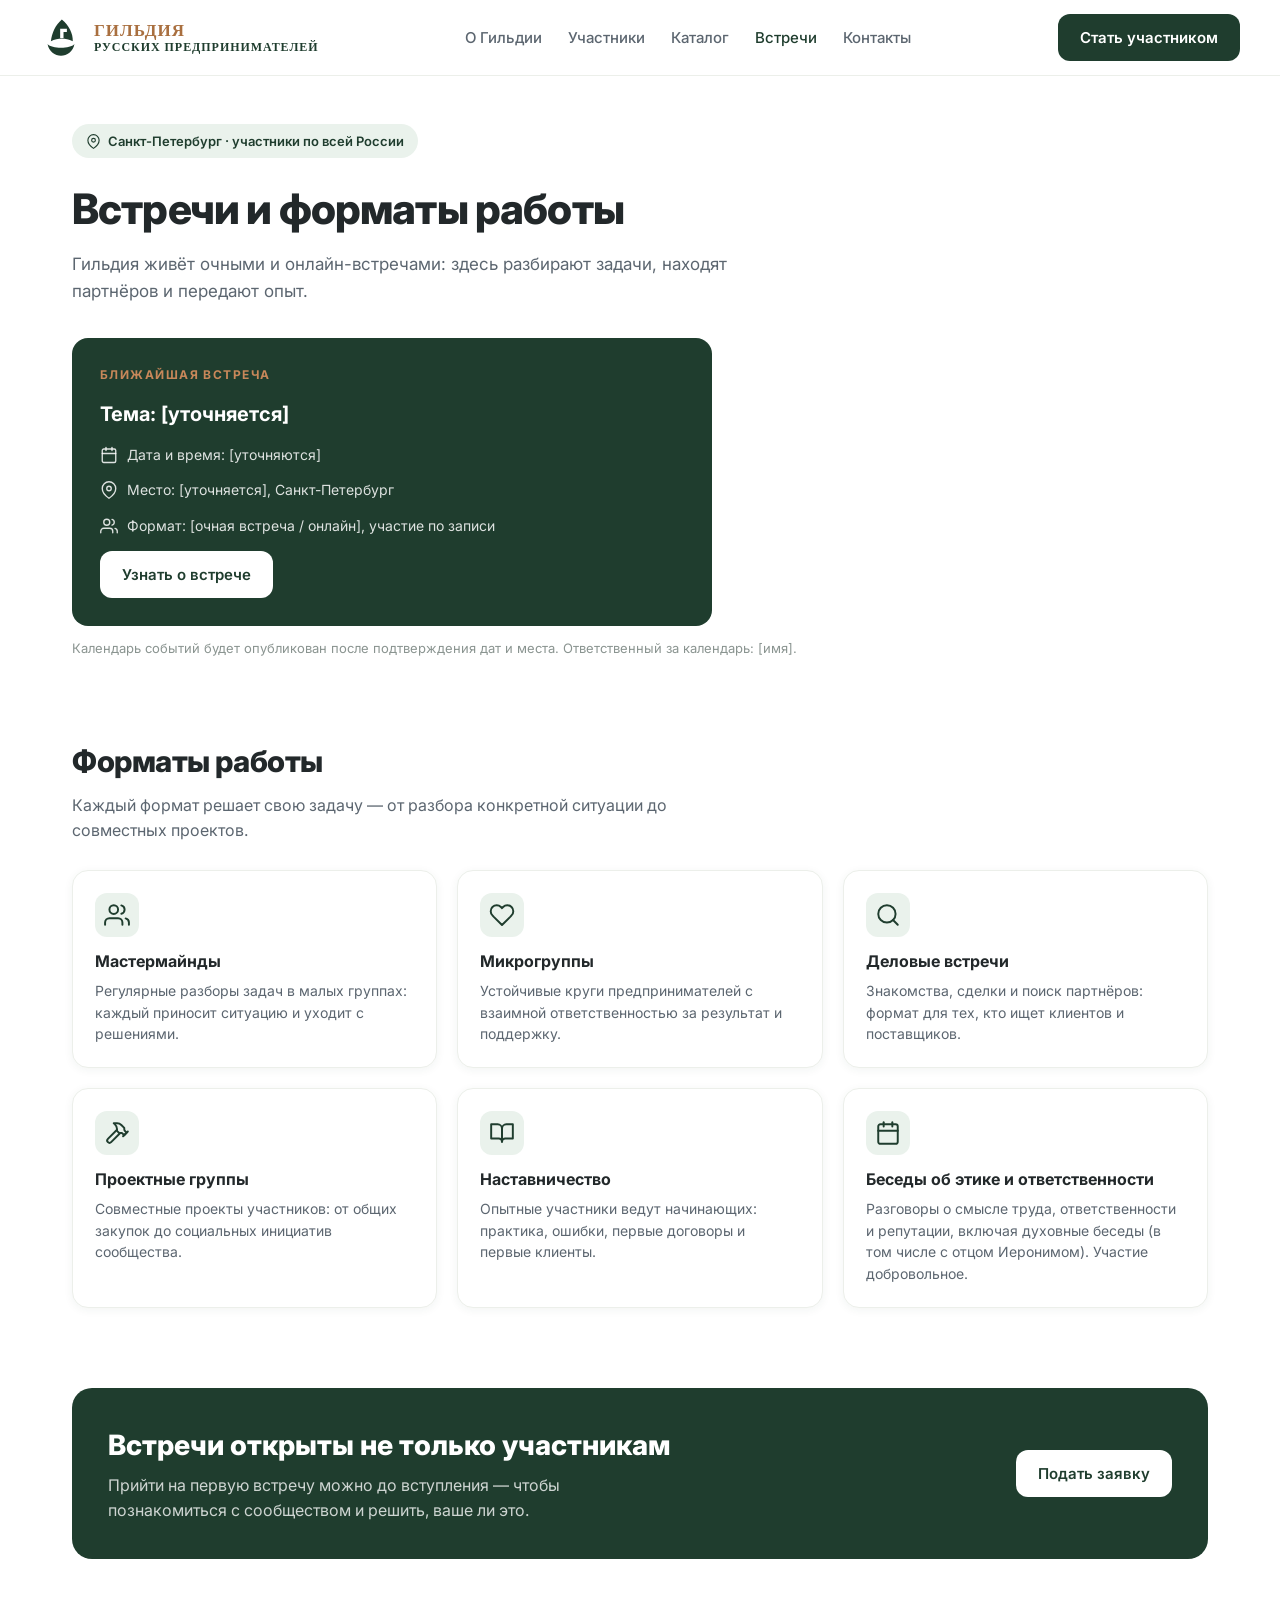
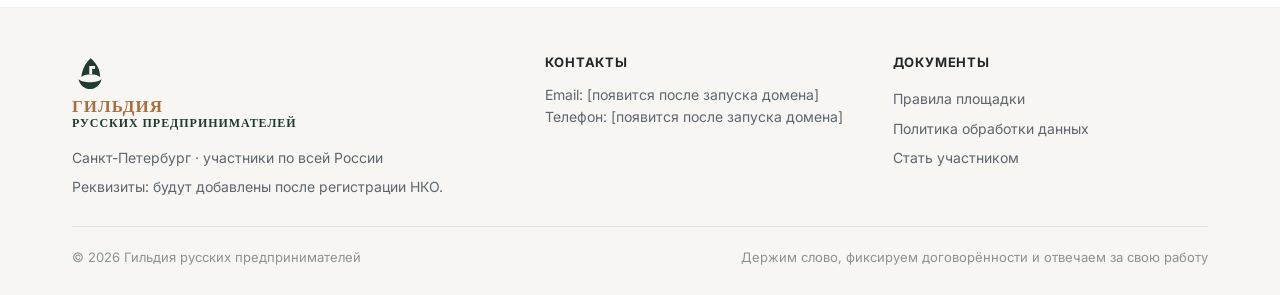
<file: meetings.html>
<!DOCTYPE html>
<html lang="ru">
<head>
<meta charset="UTF-8">
<meta name="viewport" content="width=device-width, initial-scale=1.0, maximum-scale=5.0">
<title>Встречи и форматы — Гильдия русских предпринимателей</title>
<link rel="icon" href="data:image/svg+xml,%3Csvg xmlns='http://www.w3.org/2000/svg' viewBox='0 0 100 100'%3E%3Cpath fill-rule='evenodd' d='M52 6 C69 20 79 40 78 58 C69 53 60 51 52 51 C44 51 34 53 26 58 C28 38 37 19 52 6 Z M48 28 H64 V36 H56 V50 H48 Z' fill='%231F3D2E'/%3E%3Cpath d='M18 64 C28 76 72 76 82 64 C79 82 64 92 50 92 C36 92 21 82 18 64 Z' fill='%231F3D2E'/%3E%3C/svg%3E">
<link href="https://fonts.googleapis.com/css2?family=Inter:wght@400;500;600;700;800&display=swap" rel="stylesheet">
<link rel="stylesheet" href="site.css">
<script src="site.js"></script>
</head>
<body>

<svg xmlns="http://www.w3.org/2000/svg" style="display:none">
  <symbol id="guild-mark" viewBox="0 0 100 100">
    <path fill-rule="evenodd" d="M52 6 C69 20 79 40 78 58 C69 53 60 51 52 51 C44 51 34 53 26 58 C28 38 37 19 52 6 Z M48 28 H64 V36 H56 V50 H48 Z" fill="currentColor"/>
    <path d="M18 64 C28 76 72 76 82 64 C79 82 64 92 50 92 C36 92 21 82 18 64 Z" fill="currentColor"/>
  </symbol>
  <symbol id="i-pin" viewBox="0 0 24 24"><path d="M21 10c0 7-9 13-9 13s-9-6-9-13a9 9 0 0 1 18 0z"/><circle cx="12" cy="10" r="3"/></symbol>
  <symbol id="i-menu" viewBox="0 0 24 24"><path d="M3 6h18"/><path d="M3 12h18"/><path d="M3 18h18"/></symbol>
  <symbol id="i-cal" viewBox="0 0 24 24"><rect x="3" y="4" width="18" height="18" rx="2"/><path d="M16 2v4"/><path d="M8 2v4"/><path d="M3 10h18"/></symbol>
  <symbol id="i-users" viewBox="0 0 24 24"><path d="M17 21v-2a4 4 0 0 0-4-4H5a4 4 0 0 0-4 4v2"/><circle cx="9" cy="7" r="4"/><path d="M23 21v-2a4 4 0 0 0-3-3.87"/><path d="M16 3.13a4 4 0 0 1 0 7.75"/></symbol>
  <symbol id="i-heart" viewBox="0 0 24 24"><path d="M20.8 4.6a5.5 5.5 0 0 0-7.8 0L12 5.7l-1-1.1a5.5 5.5 0 0 0-7.8 7.8l1 1.1L12 21.2l7.8-7.7 1-1.1a5.5 5.5 0 0 0 0-7.8z"/></symbol>
  <symbol id="i-search" viewBox="0 0 24 24"><circle cx="11" cy="11" r="8"/><path d="M21 21l-4.35-4.35"/></symbol>
  <symbol id="i-hammer" viewBox="0 0 24 24"><path d="M15 12l-8.4 8.4a2.1 2.1 0 0 1-3-3L12 9"/><path d="M17.6 15L22 10.6"/><path d="M20.9 11.7l-1.3-1.3c-.6-.6-.9-1.4-.9-2.2v-.9l-2.7-2.7A5.6 5.6 0 0 0 12.1 3H9l.9.8A6.2 6.2 0 0 1 12 8.4V10l2 2h2.5l2.3 2z"/></symbol>
  <symbol id="i-book" viewBox="0 0 24 24"><path d="M2 4h6a4 4 0 0 1 4 4v12a3 3 0 0 0-3-3H2z"/><path d="M22 4h-6a4 4 0 0 0-4 4v12a3 3 0 0 1 3-3h7z"/></symbol>
</svg>

<header class="header">
  <div class="container header-inner">
    <a href="index.html" class="brand"><svg class="brand-mark"><use href="#guild-mark"/></svg><span class="brand-name"><span class="b1">Гильдия</span><span class="b2">русских предпринимателей</span></span></a>
    <nav class="nav" id="nav">
      <a href="about.html">О Гильдии</a>
      <a href="people.html">Участники</a>
      <a href="catalog.html">Каталог</a>
      <a href="meetings.html" class="current">Встречи</a>
      <a href="contacts.html">Контакты</a>
    </nav>
    <div style="display:flex; gap:10px; align-items:center;">
      <a class="btn btn-primary" href="join.html">Стать участником</a>
      <button class="burger" onclick="toggleNav()" aria-label="Меню"><svg class="icon lg"><use href="#i-menu"/></svg></button>
    </div>
  </div>
</header>

<main class="container">
  <div class="page-head">
    <span class="region-chip"><svg class="icon sm"><use href="#i-pin"/></svg> Санкт-Петербург · участники по всей России</span>
    <h1>Встречи и форматы работы</h1>
    <p class="sub">Гильдия живёт очными и онлайн-встречами: здесь разбирают задачи, находят партнёров и передают опыт.</p>
  </div>

  <section style="padding-top:24px;">
    <div class="meeting-card" style="max-width:640px;">
      <span class="tag">Ближайшая встреча</span>
      <h3>Тема: [уточняется]</h3>
      <div class="row"><svg class="icon md"><use href="#i-cal"/></svg> Дата и время: [уточняются]</div>
      <div class="row"><svg class="icon md"><use href="#i-pin"/></svg> Место: [уточняется], Санкт-Петербург</div>
      <div class="row"><svg class="icon md"><use href="#i-users"/></svg> Формат: [очная встреча / онлайн], участие по записи</div>
      <a class="btn" href="index.html#contacts">Узнать о встрече</a>
    </div>
    <p class="catalog-note" style="margin-top:12px;">Календарь событий будет опубликован после подтверждения дат и места. Ответственный за календарь: [имя].</p>
  </section>

  <section>
    <div class="section-head">
      <h2>Форматы работы</h2>
      <p>Каждый формат решает свою задачу — от разбора конкретной ситуации до совместных проектов.</p>
    </div>
    <div class="cards-grid">
      <div class="format"><div class="ic"><svg class="icon lg"><use href="#i-users"/></svg></div><h3>Мастермайнды</h3><p>Регулярные разборы задач в малых группах: каждый приносит ситуацию и уходит с решениями.</p></div>
      <div class="format"><div class="ic"><svg class="icon lg"><use href="#i-heart"/></svg></div><h3>Микрогруппы</h3><p>Устойчивые круги предпринимателей с взаимной ответственностью за результат и поддержку.</p></div>
      <div class="format"><div class="ic"><svg class="icon lg"><use href="#i-search"/></svg></div><h3>Деловые встречи</h3><p>Знакомства, сделки и поиск партнёров: формат для тех, кто ищет клиентов и поставщиков.</p></div>
      <div class="format"><div class="ic"><svg class="icon lg"><use href="#i-hammer"/></svg></div><h3>Проектные группы</h3><p>Совместные проекты участников: от общих закупок до социальных инициатив сообщества.</p></div>
      <div class="format"><div class="ic"><svg class="icon lg"><use href="#i-book"/></svg></div><h3>Наставничество</h3><p>Опытные участники ведут начинающих: практика, ошибки, первые договоры и первые клиенты.</p></div>
      <div class="format"><div class="ic"><svg class="icon lg"><use href="#i-cal"/></svg></div><h3>Беседы об этике и ответственности</h3><p>Разговоры о смысле труда, ответственности и репутации, включая духовные беседы (в том числе с отцом Иеронимом). Участие добровольное.</p></div>
    </div>
  </section>

  <section style="padding-bottom:8px;">
    <div class="cta-band">
      <div><h2>Встречи открыты не только участникам</h2><p>Прийти на первую встречу можно до вступления — чтобы познакомиться с сообществом и решить, ваше ли это.</p></div>
      <a class="btn btn-light" href="join.html">Подать заявку</a>
    </div>
  </section>
</main>

<footer class="footer">
  <div class="container">
    <div class="footer-grid">
      <div>
        <a href="index.html" class="brand" style="margin-bottom:12px;"><svg class="brand-mark" style="width:36px;height:36px;"><use href="#guild-mark"/></svg><span class="brand-name"><span class="b1">Гильдия</span><span class="b2">русских предпринимателей</span></span></a>
        <p>Санкт-Петербург · участники по всей России</p>
        <p style="margin-top:8px;">Реквизиты: будут добавлены после регистрации НКО.</p>
      </div>
      <div><h4>Контакты</h4><p>Email: [появится после запуска домена]</p><p>Телефон: [появится после запуска домена]</p></div>
      <div><h4>Документы</h4><a href="rules.html">Правила площадки</a><a href="privacy.html">Политика обработки данных</a><a href="join.html">Стать участником</a></div>
    </div>
    <div class="footer-bottom"><span>© 2026 Гильдия русских предпринимателей</span><span>Держим слово, фиксируем договорённости и отвечаем за свою работу</span></div>
  </div>
</footer>
</body>
</html>
</file>
<file: site.css>
:root {
  --bg:#FFFFFF; --bg-warm:#F7F6F2; --surface:#E4EAE6;
  --text:#22282A; --text-2:#5C6670; --text-3:#8A9490;
  --line:#DFE4E0; --line-light:#ECEFEA;
  --brand:#1F3D2E; --brand-dark:#163024; --brand-light:#EAF2EC;
  --accent:#C8885A; --accent-dark:#A96F3F;
  --radius:16px; --radius-sm:12px; --radius-pill:999px;
  --shadow:0 2px 10px rgba(31,61,46,.06); --shadow-hover:0 8px 24px rgba(31,61,46,.12);
  --font:'Inter',-apple-system,'Segoe UI',sans-serif;
  --serif:Georgia,'Times New Roman',serif;
}
* { box-sizing:border-box; margin:0; padding:0; }
html { scroll-behavior:smooth; }
body { font-family:var(--font); background:var(--bg); color:var(--text); line-height:1.55; -webkit-font-smoothing:antialiased; }
a { color:inherit; text-decoration:none; }
button { font-family:inherit; cursor:pointer; border:0; background:none; color:inherit; }
img { display:block; width:100%; height:100%; object-fit:cover; }
.icon { width:20px; height:20px; fill:none; stroke:currentColor; stroke-width:1.8; stroke-linecap:round; stroke-linejoin:round; flex-shrink:0; }
.icon.sm { width:15px; height:15px; } .icon.md { width:18px; height:18px; } .icon.lg { width:26px; height:26px; }
.container { max-width:1200px; margin:0 auto; padding:0 32px; }
@media (max-width:640px){ .container { padding:0 20px; } }

.header { position:sticky; top:0; z-index:60; background:rgba(255,255,255,.96); backdrop-filter:blur(8px); border-bottom:1px solid var(--line-light); }
.header-inner { display:flex; align-items:center; justify-content:space-between; gap:20px; padding:14px 0; }
.brand { display:flex; align-items:center; gap:12px; }
.brand-mark { width:42px; height:42px; color:var(--brand); flex-shrink:0; }
.brand-name { font-family:var(--serif); line-height:1.15; }
.brand-name .b1 { display:block; font-size:17px; font-weight:700; letter-spacing:.06em; color:var(--accent-dark); text-transform:uppercase; }
.brand-name .b2 { display:block; font-size:12px; font-weight:600; letter-spacing:.08em; color:var(--brand); text-transform:uppercase; }
.nav { display:flex; gap:26px; }
.nav a { font-size:15px; font-weight:500; color:var(--text-2); transition:color .15s; }
.nav a:hover, .nav a.current { color:var(--brand); }
.btn { display:inline-flex; align-items:center; justify-content:center; gap:8px; padding:12px 22px; border-radius:var(--radius-sm); font-weight:600; font-size:15px; transition:all .15s; white-space:nowrap; }
.btn-primary { background:var(--brand); color:#fff; } .btn-primary:hover { background:var(--brand-dark); }
.btn-secondary { background:var(--brand-light); color:var(--brand); } .btn-secondary:hover { background:#DCE9E0; }
.btn-outline { background:#fff; color:var(--brand); border:1px solid var(--line); } .btn-outline:hover { border-color:var(--brand); }
.btn-sm { padding:9px 16px; font-size:14px; }
.burger { display:none; width:42px; height:42px; align-items:center; justify-content:center; border:1px solid var(--line); border-radius:10px; }
@media (max-width:960px){
  .nav { display:none; position:absolute; top:100%; left:0; right:0; background:#fff; flex-direction:column; gap:0; padding:8px 20px 16px; border-bottom:1px solid var(--line); box-shadow:var(--shadow-hover); }
  .nav.open { display:flex; }
  .nav a { padding:13px 0; border-bottom:1px solid var(--line-light); font-size:16px; }
  .nav a:last-child { border-bottom:0; }
  .burger { display:flex; }
  .header .btn-primary { padding:10px 16px; font-size:14px; }
}

.page-head { padding:48px 0 10px; }
.page-head h1 { font-size:clamp(28px,3.4vw,42px); font-weight:800; letter-spacing:-.02em; margin-bottom:10px; }
.page-head .sub { color:var(--text-2); font-size:17px; max-width:680px; }
.region-chip { display:inline-flex; align-items:center; gap:7px; padding:7px 14px; border-radius:var(--radius-pill); background:var(--brand-light); color:var(--brand); font-size:13px; font-weight:600; margin-bottom:18px; }
section { padding:40px 0; }
.section-head { margin-bottom:28px; }
.section-head h2 { font-size:clamp(22px,2.6vw,30px); font-weight:800; letter-spacing:-.015em; margin-bottom:8px; }
.section-head p { color:var(--text-2); max-width:640px; }
.demo-note { display:inline-block; font-size:12px; font-weight:600; color:var(--text-3); background:var(--bg-warm); border:1px dashed var(--line); border-radius:var(--radius-pill); padding:4px 12px; margin-bottom:16px; }

.panel { background:#fff; border:1px solid var(--line-light); border-radius:var(--radius); padding:20px; box-shadow:var(--shadow); }
.search-row { display:flex; gap:12px; }
.search-input { flex:1; padding:14px 18px; border:1px solid var(--line); border-radius:var(--radius-pill); font-size:15px; outline:0; background:#fff; }
.search-input:focus { border-color:var(--brand); }
.filters-row { display:flex; gap:10px; flex-wrap:wrap; margin-top:14px; }
.f-select { padding:10px 16px; border:1px solid var(--line); border-radius:var(--radius-pill); background:#fff; font-size:14px; font-weight:500; cursor:pointer; }
.filters-toggle { display:none; margin-top:14px; }
.toolbar { display:flex; gap:12px; align-items:center; flex-wrap:wrap; margin:18px 0 22px; }
.catalog-note { font-size:13px; color:var(--text-3); }

.cards-grid { display:grid; grid-template-columns:repeat(3,1fr); gap:20px; }
@media (max-width:960px){ .cards-grid { grid-template-columns:repeat(2,1fr); } }
@media (max-width:640px){ .cards-grid { grid-template-columns:1fr; } }
.offer { background:#fff; border:1px solid var(--line-light); border-radius:var(--radius); overflow:hidden; box-shadow:var(--shadow); display:flex; flex-direction:column; }
.offer .ph { position:relative; aspect-ratio:4/3; background:var(--surface); }
.offer .status { position:absolute; top:10px; left:10px; max-width:calc(100% - 20px); padding:5px 10px; border-radius:var(--radius-pill); background:#fff; color:var(--brand); font-size:11px; font-weight:700; box-shadow:var(--shadow); }
.offer .body { padding:16px 18px 18px; display:flex; flex-direction:column; gap:4px; flex:1; }
.offer .t { font-weight:700; font-size:15px; }
.offer .m { font-size:13px; color:var(--text-2); }
.offer .p { font-weight:700; font-size:15px; margin-top:4px; } .offer .p span { font-weight:400; color:var(--text-2); font-size:13px; }
.offer .foot { margin-top:auto; padding-top:12px; display:flex; justify-content:space-between; align-items:center; gap:8px; }
.offer .cat-tag { font-size:12px; font-weight:600; color:var(--brand); background:var(--brand-light); border-radius:var(--radius-pill); padding:4px 10px; }
.link-report { font-size:12px; color:var(--text-3); text-decoration:underline; text-underline-offset:3px; }
.link-report:hover { color:var(--danger,#C33C2A); }

.person { background:#fff; border:1px solid var(--line-light); border-radius:var(--radius); overflow:hidden; box-shadow:var(--shadow); display:flex; flex-direction:column; }
.person .ph { aspect-ratio:1; background:var(--surface); }
.person .body { padding:18px 20px 20px; display:flex; flex-direction:column; gap:4px; flex:1; }
.person .name { font-weight:700; font-size:16px; }
.person .meta { font-size:14px; color:var(--text-2); }
.person .btn { margin-top:14px; }
@media (max-width:640px){ .person { flex-direction:row; } .person .ph { width:132px; aspect-ratio:1; flex-shrink:0; } }

.meeting-card { background:var(--brand); color:#fff; border-radius:var(--radius); padding:28px; display:flex; flex-direction:column; gap:14px; }
.meeting-card .tag { font-size:12px; font-weight:700; letter-spacing:.12em; text-transform:uppercase; color:var(--accent); }
.meeting-card h3 { font-size:20px; font-weight:700; }
.meeting-card .row { display:flex; gap:9px; align-items:flex-start; font-size:14px; color:rgba(255,255,255,.85); }
.meeting-card .row .icon { margin-top:2px; }
.meeting-card .btn { margin-top:auto; align-self:flex-start; background:#fff; color:var(--brand); }
.format { background:#fff; border:1px solid var(--line-light); border-radius:var(--radius); padding:22px; box-shadow:var(--shadow); }
.format .ic { width:44px; height:44px; border-radius:12px; background:var(--brand-light); color:var(--brand); display:flex; align-items:center; justify-content:center; margin-bottom:12px; }
.format h3 { font-size:16px; font-weight:700; margin-bottom:6px; }
.format p { font-size:14px; color:var(--text-2); }

.cta-band { background:var(--brand); color:#fff; border-radius:20px; padding:36px; display:flex; justify-content:space-between; align-items:center; gap:20px; flex-wrap:wrap; }
.cta-band h2 { font-size:clamp(20px,2.4vw,28px); font-weight:800; margin-bottom:6px; }
.cta-band p { color:rgba(255,255,255,.78); max-width:560px; }
.cta-band .btn-light { background:#fff; color:var(--brand); }

.footer { background:var(--bg-warm); border-top:1px solid var(--line-light); padding:44px 0 28px; margin-top:40px; }
.footer-grid { display:grid; grid-template-columns:1.4fr 1fr 1fr; gap:32px; margin-bottom:28px; }
.footer h4 { font-size:13px; font-weight:700; text-transform:uppercase; letter-spacing:.06em; margin-bottom:12px; }
.footer p, .footer a { font-size:14px; color:var(--text-2); }
.footer a { display:block; padding:4px 0; } .footer a:hover { color:var(--brand); }
.footer-bottom { border-top:1px solid var(--line); padding-top:20px; display:flex; justify-content:space-between; gap:12px; flex-wrap:wrap; font-size:13px; color:var(--text-3); }
@media (max-width:760px){ .footer-grid { grid-template-columns:1fr; } }

.modal-backdrop { position:fixed; inset:0; background:rgba(10,20,15,.55); display:none; align-items:center; justify-content:center; padding:20px; z-index:100; }
.modal { width:min(520px,100%); background:#fff; border-radius:20px; padding:28px; box-shadow:0 20px 50px rgba(0,0,0,.3); max-height:92vh; overflow-y:auto; }
.modal h3 { font-size:20px; font-weight:800; margin-bottom:10px; }
.modal p { font-size:15px; color:var(--text-2); margin-bottom:16px; }
.modal ol { padding-left:18px; margin-bottom:20px; font-size:14px; color:var(--text-2); display:grid; gap:6px; }
.modal-actions { display:flex; gap:10px; flex-wrap:wrap; }
.form { display:grid; gap:14px; }
.form label { font-size:14px; font-weight:600; margin-bottom:5px; display:block; }
.form input, .form select, .form textarea { width:100%; padding:12px 14px; border:1px solid var(--line); border-radius:var(--radius-sm); outline:0; font-size:15px; background:#fff; }
.form input:focus, .form select:focus, .form textarea:focus { border-color:var(--brand); }
.form textarea { min-height:100px; resize:vertical; }
.checkbox { display:flex; align-items:flex-start; gap:10px; font-size:14px; color:var(--text-2); cursor:pointer; }
.checkbox input { margin-top:2px; width:18px; height:18px; accent-color:var(--brand); flex-shrink:0; }
.toast { position:fixed; bottom:24px; left:50%; transform:translateX(-50%) translateY(80px); background:#22282A; color:#fff; padding:13px 22px; border-radius:var(--radius-pill); font-weight:500; font-size:14px; z-index:200; opacity:0; transition:all .3s; max-width:90%; }
.toast.show { opacity:1; transform:translateX(-50%) translateY(0); }
.empty { display:none; padding:32px; text-align:center; color:var(--text-2); background:var(--bg-warm); border-radius:var(--radius); }
@media (max-width:640px){
  .search-row { flex-direction:column; }
  .filters-toggle { display:inline-flex; }
  .filters-row { display:none; }
  .filters-row.open { display:flex; }
  .cta-band { padding:26px; }
}
</file>
